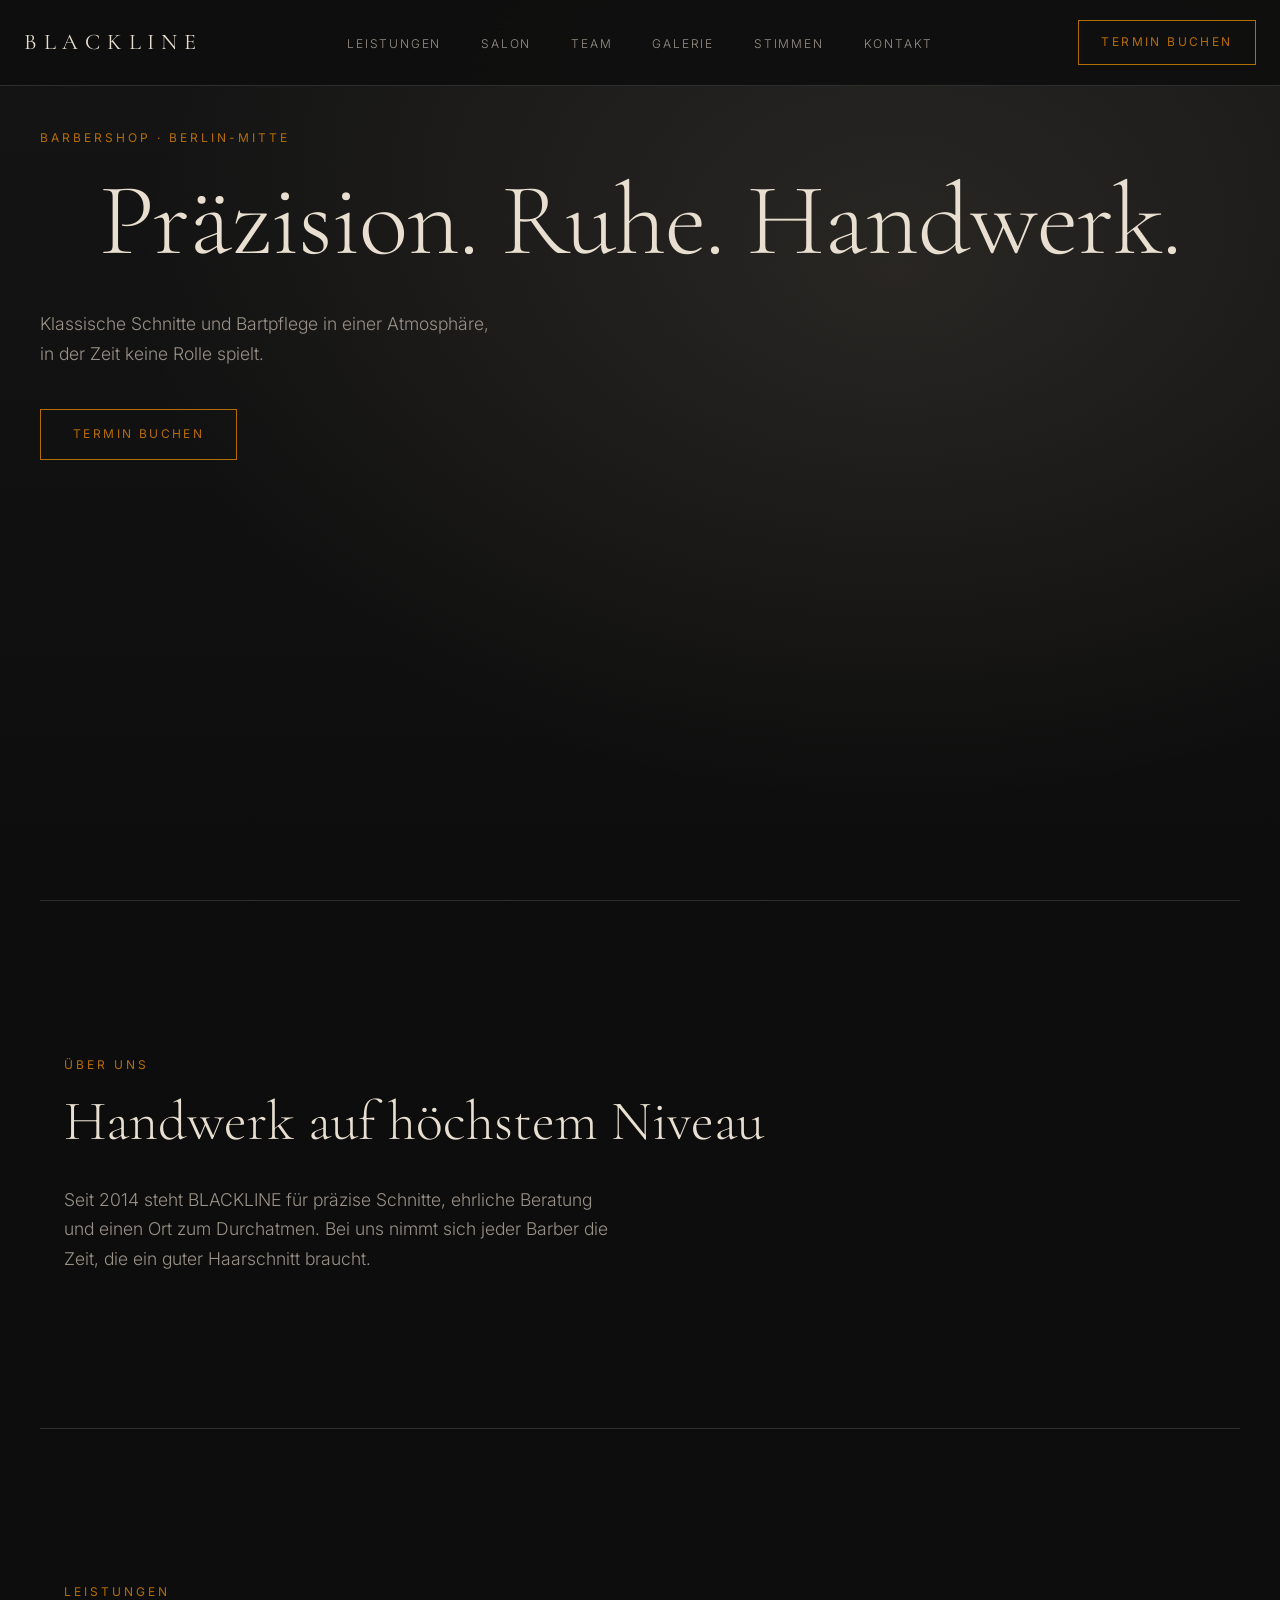
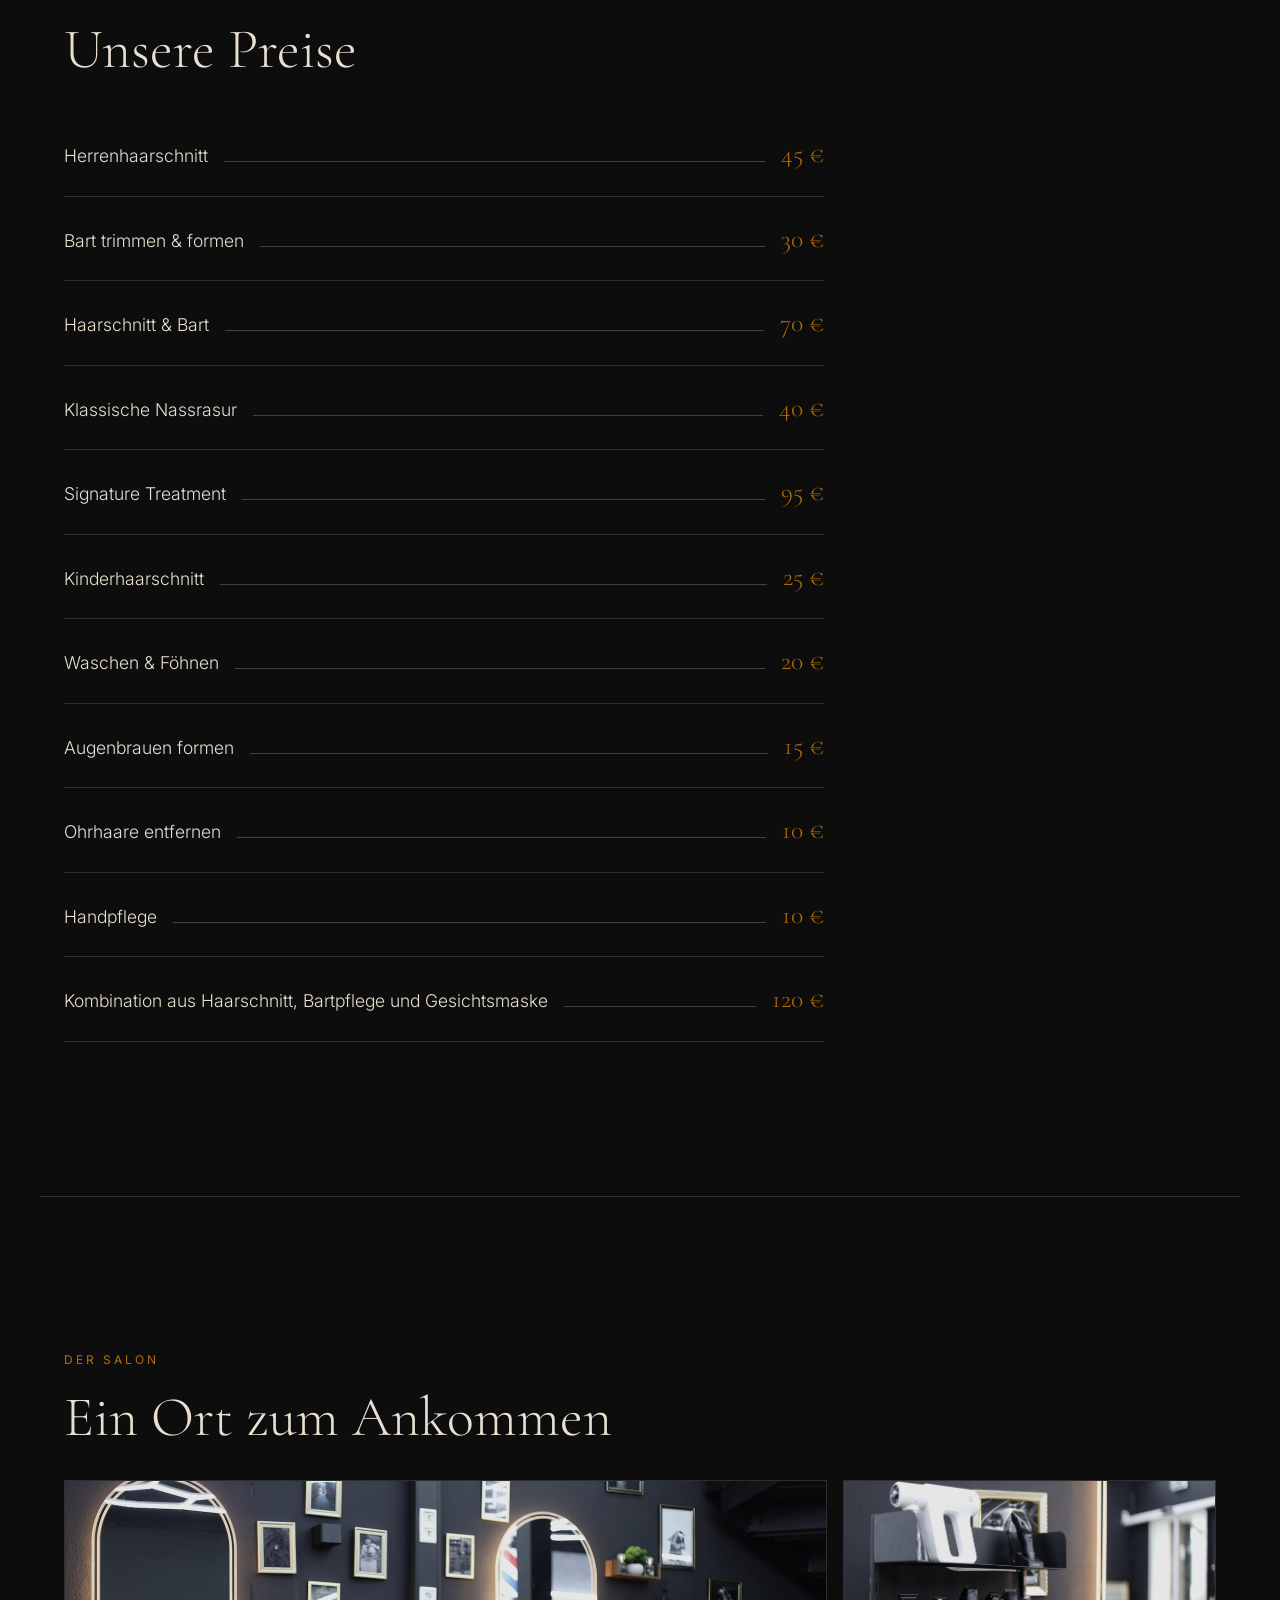
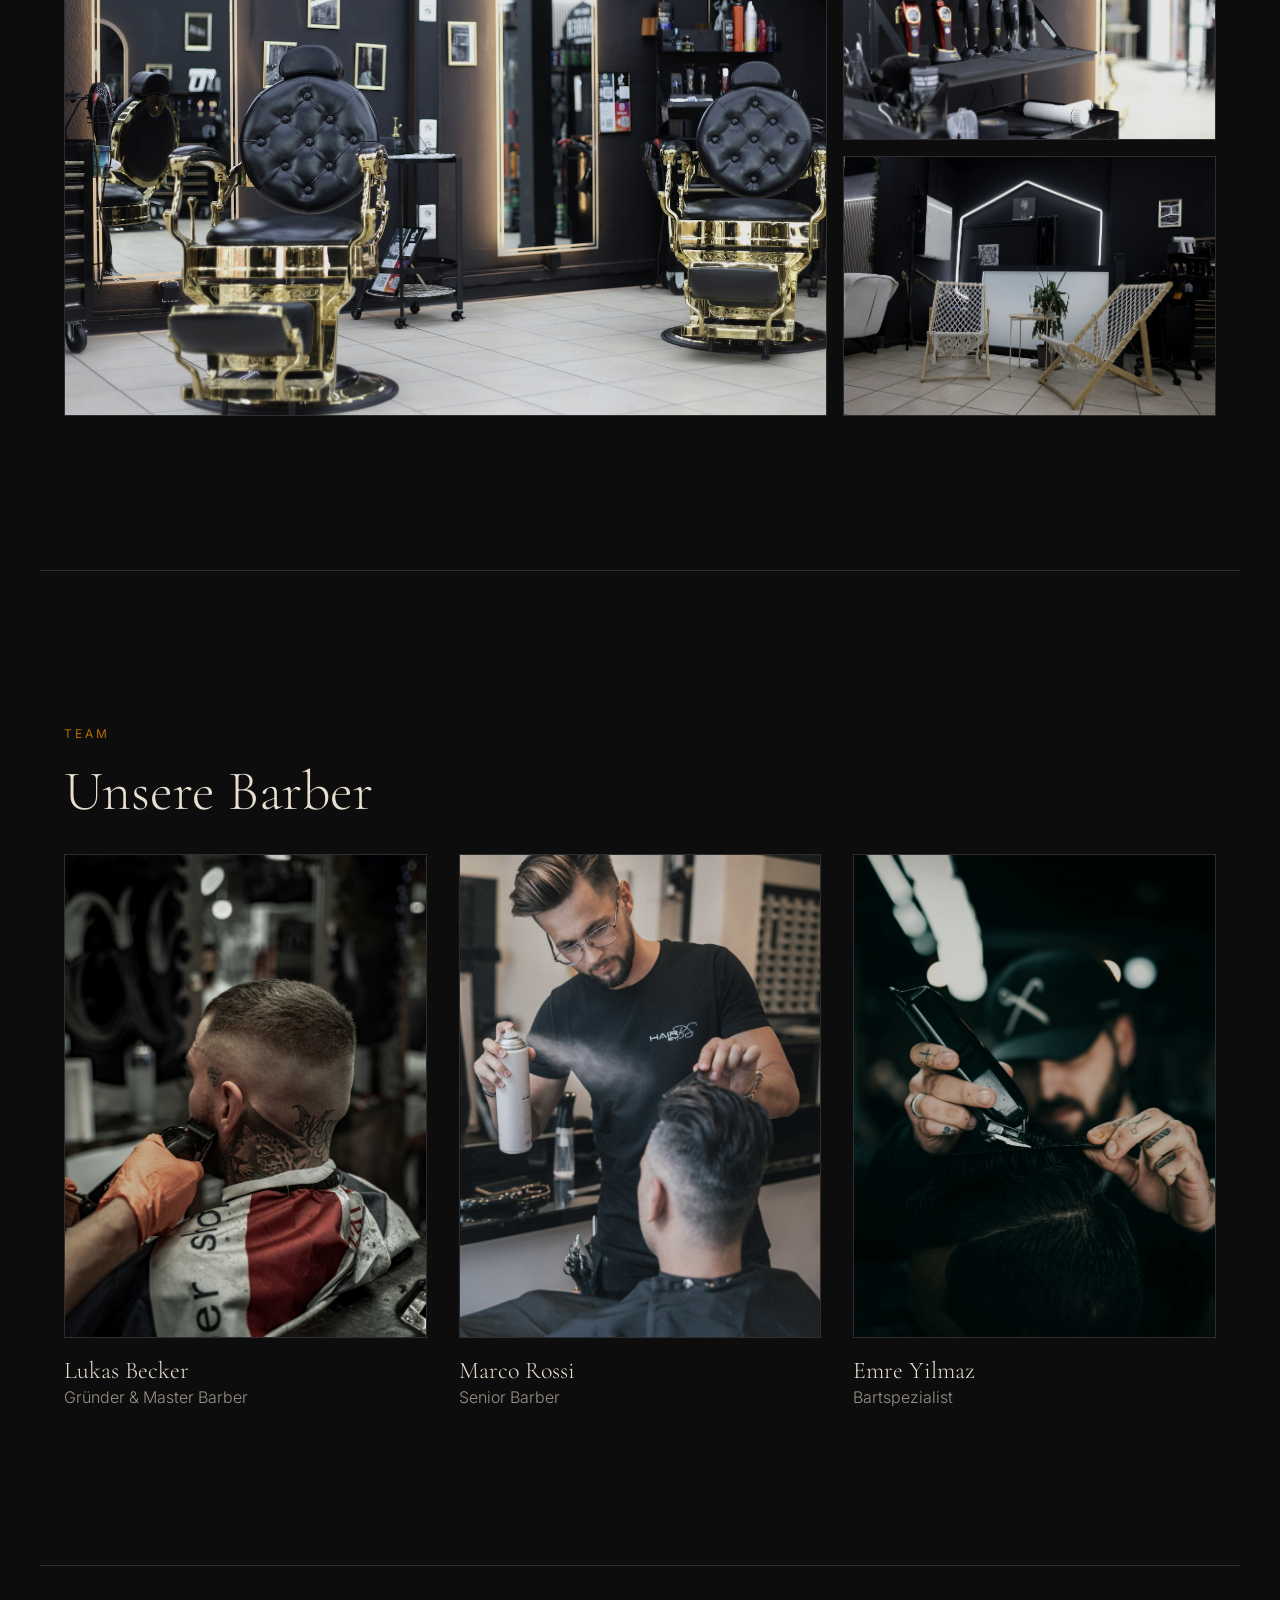
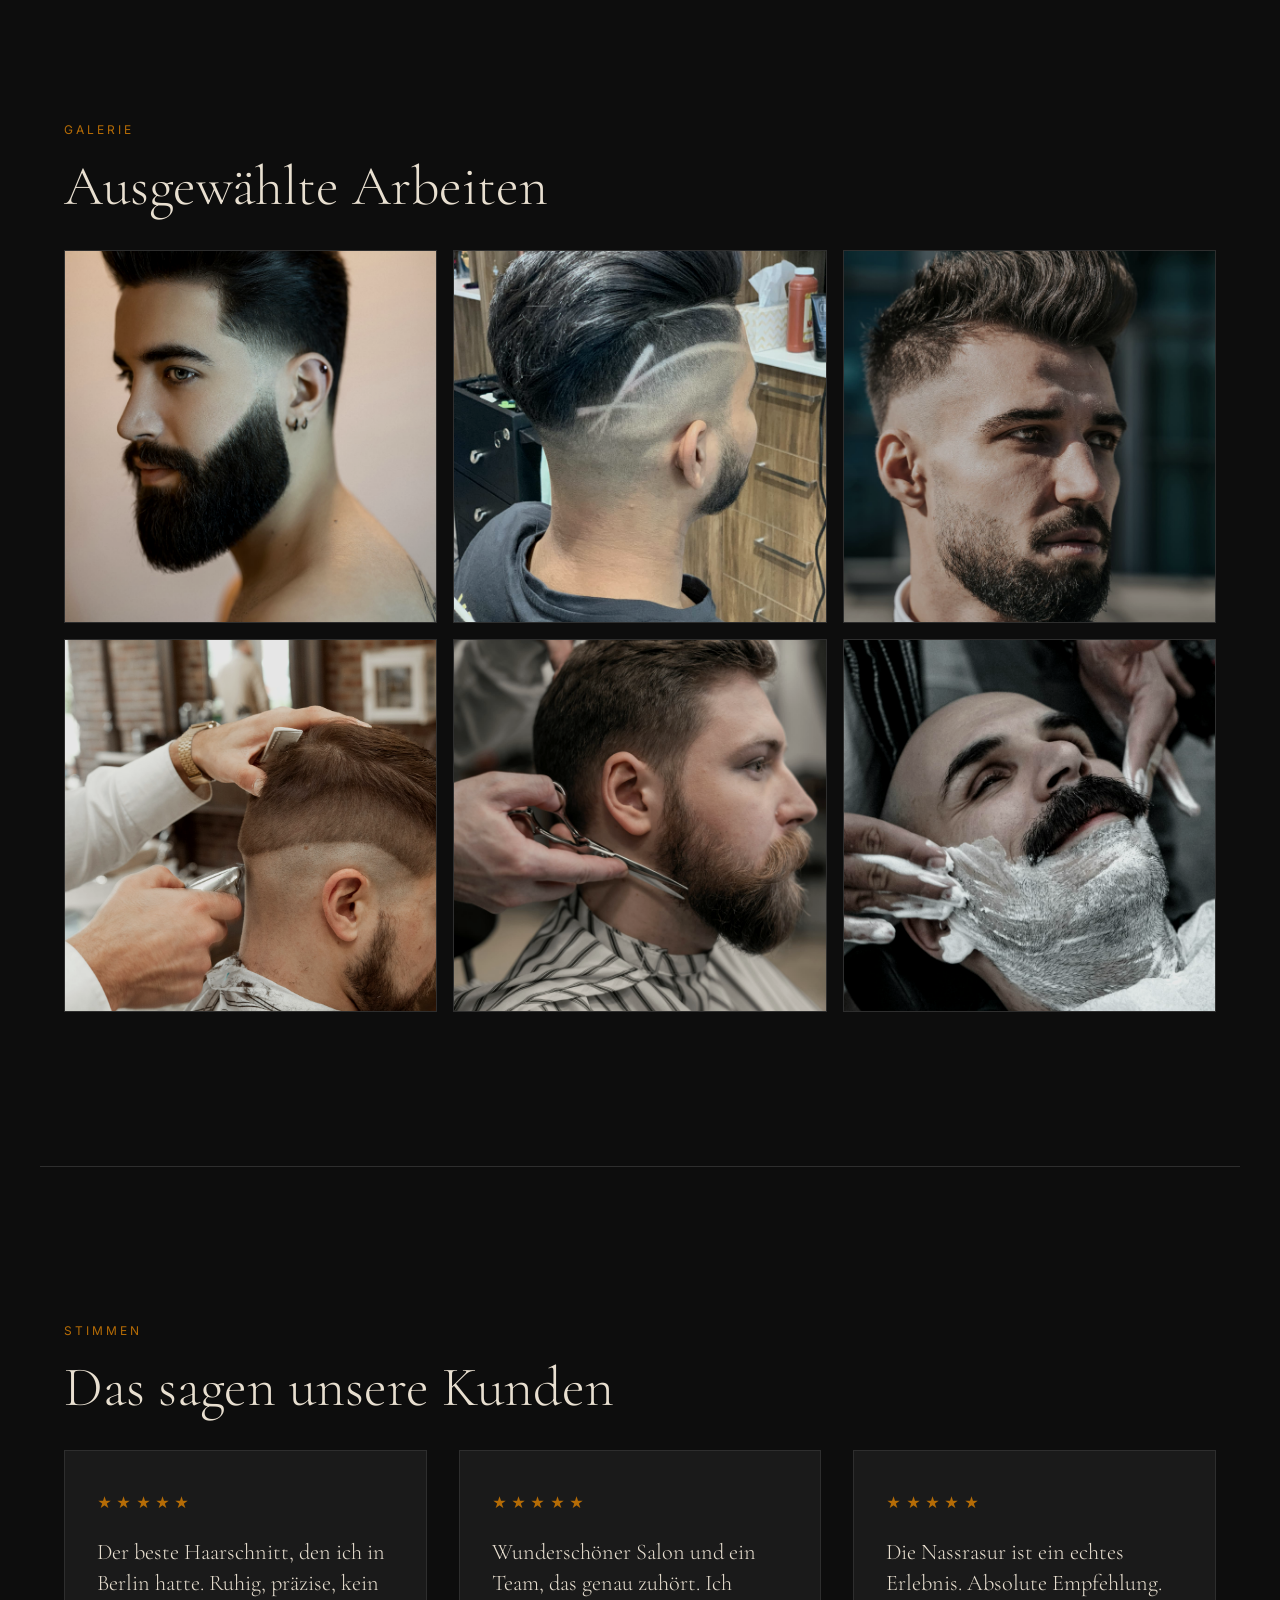
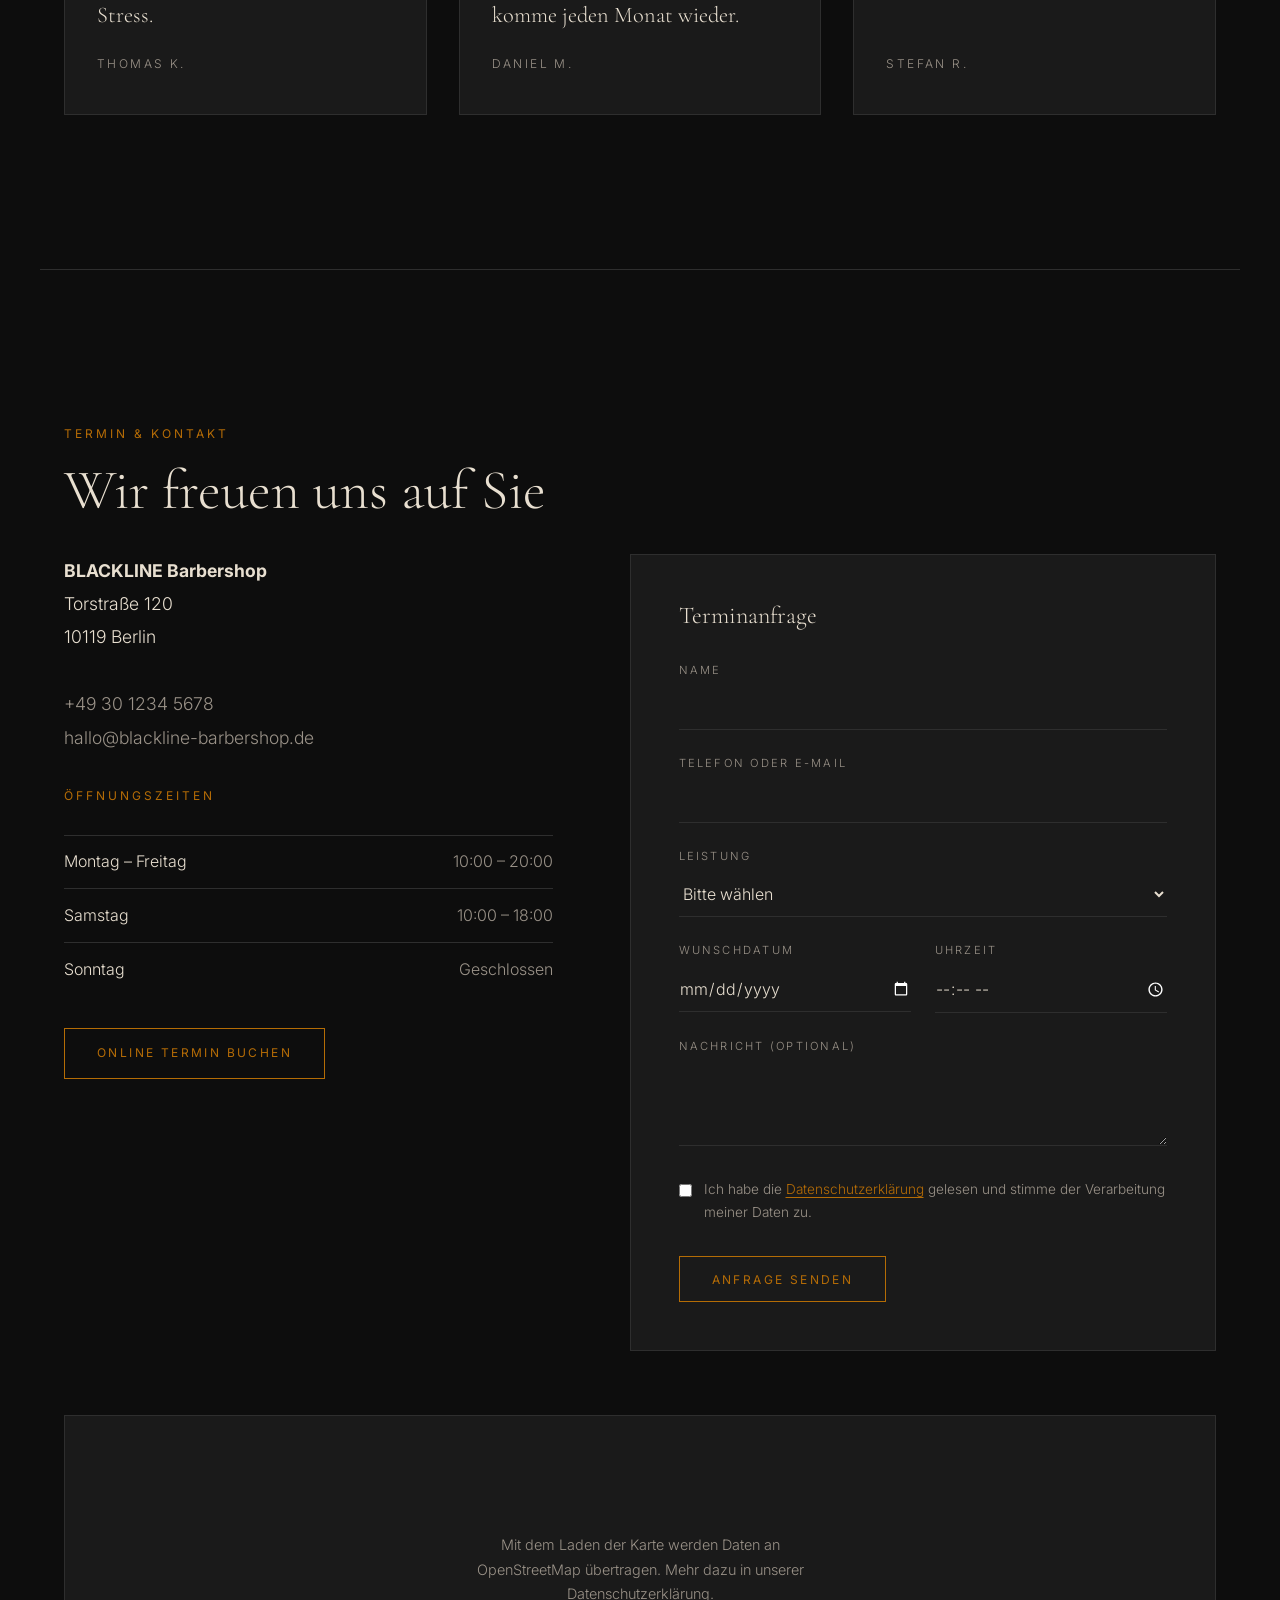
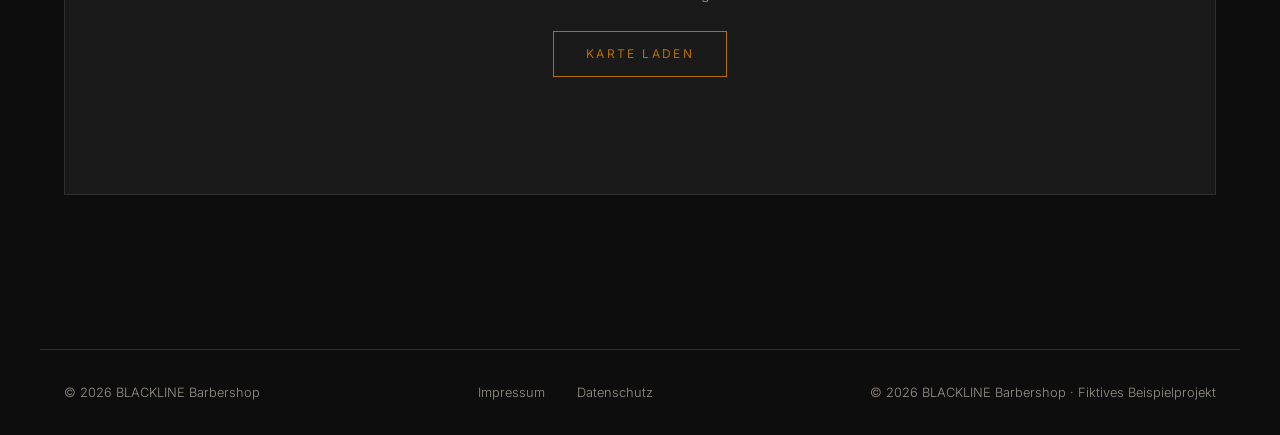
<file: index.html>
<!DOCTYPE html>
<html lang="de">
<head>
  <meta charset="UTF-8">
  <meta name="viewport" content="width=device-width, initial-scale=1.0">
  <title>BLACKLINE Barbershop Berlin | Präzision. Ruhe. Handwerk.</title>
  <meta name="description" content="BLACKLINE Barbershop in Berlin-Mitte: Haarschnitte, Bartpflege und klassische Rasur. Jetzt Termin online buchen.">

  <!-- Шрифты Google Fonts -->
  <link rel="preconnect" href="https://fonts.googleapis.com">
  <link rel="preconnect" href="https://fonts.gstatic.com" crossorigin>
  <link href="https://fonts.googleapis.com/css2?family=Cormorant+Garamond:wght@300;400;500&family=Inter:wght@300;400;500&display=swap" rel="stylesheet">

  <!-- Наш файл стилей -->
  <link rel="stylesheet" href="css/style.css">
  <!-- Open Graph / Twitter Meta Tags -->
  <meta property="og:type" content="website">
<meta property="og:locale" content="de_DE">
<meta property="og:title" content="BLACKLINE Barbershop Berlin">
<meta property="og:description" content="Klassische Schnitte und Bartpflege in Berlin-Mitte. Jetzt Termin online buchen.">
<meta property="og:image" content="https://admira1ov1337.github.io/BLACKLINE-BARBERSHOP/images/og-image.jpg">
<meta property="og:url" content="https://admira1ov1337.github.io/BLACKLINE-BARBERSHOP/">
<meta name="twitter:card" content="summary_large_image">
<meta name="twitter:title" content="BLACKLINE Barbershop Berlin">
<meta name="twitter:description" content="Klassische Schnitte und Bartpflege in Berlin-Mitte. Jetzt Termin online buchen.">
<meta name="twitter:image" content="https://admira1ov1337.github.io/BLACKLINE-BARBERSHOP/images/og-image.jpg">
<link rel="icon" href="images/favicon.svg" type="image/svg+xml">
<meta name="theme-color" content="#0D0D0D">

  
</head>

<body>

  <!-- ШАПКА -->
  <header class="header">
  <a href="#hero" class="logo">BLACKLINE</a>

  <nav class="nav" id="nav" aria-label="Hauptmenü">
    <ul>
      <li><a href="#leistungen">Leistungen</a></li>
      <li><a href="#salon">Salon</a></li>
      <li><a href="#team">Team</a></li>
      <li><a href="#galerie">Galerie</a></li>
      <li><a href="#stimmen">Stimmen</a></li>
      <li><a href="#kontakt">Kontakt</a></li>
      <li class="nav-cta"><a href="#termin">Termin buchen</a></li>
    </ul>
  </nav>

  <a href="#termin" class="btn">Termin buchen</a>

  <button class="burger" type="button" aria-label="Menü öffnen" aria-expanded="false" aria-controls="nav">
    <span></span>
    <span></span>
  </button>
</header>

  <main>

    <!-- 1. HERO -->
    <section id="hero" class="hero">
  <div class="hero-content">
    <p class="eyebrow">Barbershop · Berlin-Mitte</p>
    <h1>Präzision. Ruhe. Handwerk.</h1>
    <p class="hero-text">Klassische Schnitte und Bartpflege in einer Atmosphäre, in der Zeit keine Rolle spielt.</p>
    <a href="#termin" class="btn">Termin buchen</a>
  </div>
</section>

    <!-- 2. ÜBER UNS -->
    <section id="ueber-uns" class="section">
      <p class="eyebrow">Über uns</p>
      <h2>Handwerk auf höchstem Niveau</h2>
      <p>Seit 2014 steht BLACKLINE für präzise Schnitte, ehrliche Beratung und einen Ort zum Durchatmen. Bei uns nimmt sich jeder Barber die Zeit, die ein guter Haarschnitt braucht.</p>
    </section>

    <!-- 3. LEISTUNGEN -->
    <section id="leistungen" class="section">
      <p class="eyebrow">Leistungen</p>
      <h2>Unsere Preise</h2>
      <ul class="price-list">
        <li><span class="service">Herrenhaarschnitt</span><span class="price"> 45 €</span></li>
        <li><span class="service">Bart trimmen &amp; formen</span><span class="price"> 30 €</span></li>
        <li><span class="service">Haarschnitt &amp; Bart</span><span class="price"> 70 €</span></li>
        <li><span class="service">Klassische Nassrasur</span><span class="price"> 40 €</span></li>
        <li><span class="service">Signature Treatment</span><span class="price"> 95 €</span></li>
        <li><span class="service">Kinderhaarschnitt</span><span class="price"> 25 €</span></li>
        <li><span class="service">Waschen &amp; Föhnen</span><span class="price"> 20 €</span></li>
        <li><span class="service">Augenbrauen formen</span><span class="price"> 15 €</span></li>
        <li><span class="service">Ohrhaare entfernen</span><span class="price"> 10 €</span></li>
        <li><span class="service">Handpflege</span><span class="price"> 10 €</span></li>
        <li><span class="service">Kombination aus Haarschnitt, Bartpflege und Gesichtsmaske</span><span class="price"> 120 €</span></li>
      </ul>
    </section>

    <!-- 4. SALON -->
    <section id="salon" class="section">
  <p class="eyebrow">Der Salon</p>
  <h2>Ein Ort zum Ankommen</h2>
  <div class="interior-grid">
    <figure class="photo">
      <img src="images/interior-1.jpg" alt="Innenraum des BLACKLINE Barbershops mit Lederstühlen" width="1200" height="800" loading="lazy">
    </figure>
    <figure class="photo">
      <img src="images/interior-2.jpg" alt="Barbierstuhl vor einer dunklen Wand" width="800" height="600" loading="lazy">
    </figure>
    <figure class="photo">
      <img src="images/interior-3.jpg" alt="Details der Einrichtung im Barbershop" width="800" height="600" loading="lazy">
    </figure>
  </div>
</section>

    <!-- 5. TEAM -->
    <section id="team" class="section">
      <p class="eyebrow">Team</p>
      <h2>Unsere Barber</h2>
      <div class="team-grid">
        <article class="team-card">
  <figure class="photo">
    <img src="images/barber-1.jpg" alt="Lukas Becker, Gründer und Master Barber" width="600" height="800" loading="lazy">
  </figure>
  <h3>Lukas Becker</h3>
  <p class="role">Gründer &amp; Master Barber</p>
</article>
        <article class="team-card">
          <figure class="photo">
            <img src="images/barber-2.jpg" alt="Marco Rossi, Senior Barber" width="600" height="800" loading="lazy">
          </figure>
          <h3>Marco Rossi</h3>
          <p class="role">Senior Barber</p>
        </article>
        <article class="team-card">
          <figure class="photo">
            <img src="images/barber-3.jpg" alt="Emre Yilmaz, Bartspezialist" width="600" height="800" loading="lazy">
          </figure>
          <h3>Emre Yilmaz</h3>
          <p class="role">Bartspezialist</p>
        </article>
      </div>
    </section>

    <!-- 6. GALERIE -->
    <section id="galerie" class="section">
  <p class="eyebrow">Galerie</p>
  <h2>Ausgewählte Arbeiten</h2>
  <div class="gallery-grid">
    <figure class="photo"><img src="images/work-1.jpg" alt="Klassischer Herrenhaarschnitt mit Fade" width="800" height="800" loading="lazy"></figure>
    <figure class="photo"><img src="images/work-2.jpg" alt="Gepflegter Vollbart nach dem Trimmen" width="800" height="800" loading="lazy"></figure>
    <figure class="photo"><img src="images/work-3.jpg" alt="Nassrasur mit dem Rasiermesser" width="800" height="800" loading="lazy"></figure>
    <figure class="photo"><img src="images/work-4.jpg" alt="Moderner Kurzhaarschnitt" width="800" height="800" loading="lazy"></figure>
    <figure class="photo"><img src="images/work-5.jpg" alt="Haarschnitt mit Bartkontur" width="800" height="800" loading="lazy"></figure>
    <figure class="photo"><img src="images/work-6.jpg" alt="Frisur im Seitenscheitel" width="800" height="800" loading="lazy"></figure>
  </div>
</section>

    <!-- 7. STIMMEN -->
    <section id="stimmen" class="section">
      <p class="eyebrow">Stimmen</p>
      <h2>Das sagen unsere Kunden</h2>
     <div class="reviews-grid">
  <blockquote>
    <p class="stars" aria-label="5 von 5 Sternen">★★★★★</p>
    <p class="quote-text">Der beste Haarschnitt, den ich in Berlin hatte. Ruhig, präzise, kein Stress.</p>
    <cite>Thomas K.</cite>
  </blockquote>
  <blockquote>
    <p class="stars" aria-label="5 von 5 Sternen">★★★★★</p>
    <p class="quote-text">Wunderschöner Salon und ein Team, das genau zuhört. Ich komme jeden Monat wieder.</p>
    <cite>Daniel M.</cite>
  </blockquote>
  <blockquote>
    <p class="stars" aria-label="5 von 5 Sternen">★★★★★</p>
    <p class="quote-text">Die Nassrasur ist ein echtes Erlebnis. Absolute Empfehlung.</p>
    <cite>Stefan R.</cite>
  </blockquote>
</div>
    </section>

    <!-- 8. TERMIN & KONTAKT -->
   <section id="termin" class="section">
  <p class="eyebrow">Termin &amp; Kontakt</p>
  <h2>Wir freuen uns auf Sie</h2>

  <div class="contact-layout">

    <!-- Левая колонка: контакты и часы работы -->
    <div class="contact-info" id="kontakt">
      <address>
        <strong>BLACKLINE Barbershop</strong><br>
        Torstraße 120<br>
        10119 Berlin<br><br>
        <a href="tel:+493012345678">+49 30 1234 5678</a><br>
        <a href="mailto:hallo@blackline-barbershop.de">hallo@blackline-barbershop.de</a>
      </address>

      <table class="hours">
        <caption class="eyebrow">Öffnungszeiten</caption>
        <tr><th scope="row">Montag – Freitag</th><td>10:00 – 20:00</td></tr>
        <tr><th scope="row">Samstag</th><td>10:00 – 18:00</td></tr>
        <tr><th scope="row">Sonntag</th><td>Geschlossen</td></tr>
      </table>

      <a href="#" class="btn">Online Termin buchen</a>
    </div>
    <meta name="theme-color" content="#0D0D0D"> 

    <!-- Правая колонка: форма -->
    <form class="booking-form" action="https://formspree.io/f/DEINE_ID" method="POST">
      <h3>Terminanfrage</h3>

      <div class="field">
        <label for="name">Name</label>
        <input type="text" id="name" name="name" autocomplete="name" required>
      </div>

      <div class="field">
        <label for="phone">Telefon oder E-Mail</label>
        <input type="text" id="phone" name="kontakt" required>
      </div>

      <div class="field">
        <label for="service">Leistung</label>
        <select id="service" name="leistung" required>
          <option value="" disabled selected>Bitte wählen</option>
          <option>Herrenhaarschnitt – 45 €</option>
          <option>Bart trimmen &amp; formen – 30 €</option>
          <option>Haarschnitt &amp; Bart – 70 €</option>
          <option>Klassische Nassrasur – 40 €</option>
          <option>Signature Treatment – 95 €</option>
        </select>
      </div>

      <div class="field-row">
        <div class="field">
          <label for="date">Wunschdatum</label>
          <input type="date" id="date" name="datum" required>
        </div>
        <div class="field">
          <label for="time">Uhrzeit</label>
          <input type="time" id="time" name="uhrzeit" min="10:00" max="20:00" step="1800" required>
        </div>
      </div>

      <div class="field">
        <label for="message">Nachricht (optional)</label>
        <textarea id="message" name="nachricht" rows="3"></textarea>
      </div>

      <label class="consent">
        <input type="checkbox" name="datenschutz" required>
        <span>Ich habe die <a href="datenschutz.html">Datenschutzerklärung</a> gelesen und stimme der Verarbeitung meiner Daten zu.</span>
      </label>

      <button type="submit" class="btn">Anfrage senden</button>
    </form>

  </div>

  <!-- Карта с согласием пользователя -->
  <div class="map" id="map">
    <div class="map-consent">
      <p>Mit dem Laden der Karte werden Daten an OpenStreetMap übertragen. Mehr dazu in unserer <a href="datenschutz.html">Datenschutzerklärung</a>.</p>
      <button type="button" class="btn" id="load-map">Karte laden</button>
    </div>
  </div>
</section>

  </main>

  <!-- ФУТЕР -->
  <footer class="footer">
  <p>© 2026 BLACKLINE Barbershop</p>
  <nav>
    <a href="impressum.html">Impressum</a>
    <a href="datenschutz.html">Datenschutz</a>
  </nav>
  <p>© 2026 BLACKLINE Barbershop · Fiktives Beispielprojekt</p>
</footer>
<script type="application/ld+json">
{
  "@context": "https://schema.org",
  "@type": "HairSalon",
  "name": "BLACKLINE Barbershop",
  "description": "Barbershop in Berlin-Mitte: Haarschnitte, Bartpflege und klassische Nassrasur.",
  "telephone": "+49 30 1234 5678",
  "email": "hallo@blackline-barbershop.de",
  "address": {
    "@type": "PostalAddress",
    "streetAddress": "Torstraße 120",
    "postalCode": "10119",
    "addressLocality": "Berlin",
    "addressCountry": "DE"
  },
  "openingHoursSpecification": [
    {
      "@type": "OpeningHoursSpecification",
      "dayOfWeek": ["Monday", "Tuesday", "Wednesday", "Thursday", "Friday"],
      "opens": "10:00",
      "closes": "20:00"
    },
    {
      "@type": "OpeningHoursSpecification",
      "dayOfWeek": "Saturday",
      "opens": "10:00",
      "closes": "18:00"
    }
  ],
  "priceRange": "€€"
} 
</script>
  <!-- Наш JavaScript -->
  <script src="js/script.js"></script>
</body>
</html>
</file>
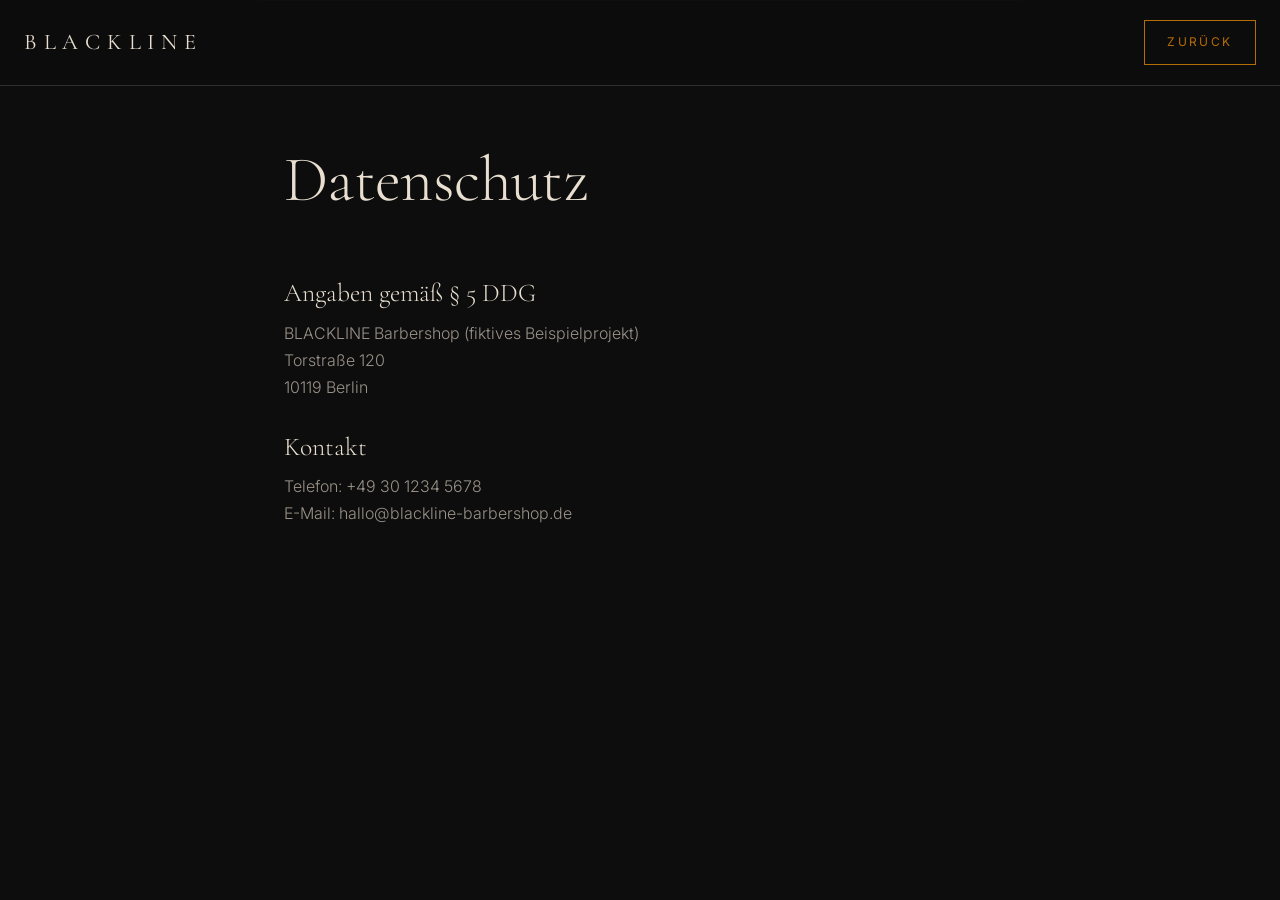
<file: datenschutz.html>
<!DOCTYPE html>
<html lang="de">
<head>
  <meta charset="UTF-8">
  <meta name="viewport" content="width=device-width, initial-scale=1.0">
  <title>Datenschutzerklärung | BLACKLINE Barbershop</title>
  <meta name="robots" content="noindex">
  <link rel="preconnect" href="https://fonts.googleapis.com">
  <link rel="preconnect" href="https://fonts.gstatic.com" crossorigin>
  <link href="https://fonts.googleapis.com/css2?family=Cormorant+Garamond:wght@300;400;500&family=Inter:wght@300;400;500&display=swap" rel="stylesheet">
  <link rel="stylesheet" href="css/style.css">
</head>
<body>
  <header class="header">
    <a href="index.html" class="logo">BLACKLINE</a>
    <a href="index.html" class="btn">Zurück</a>
  </header>

  <main class="section legal">
    <h1>Datenschutz</h1>
    <h2>Angaben gemäß § 5 DDG</h2>
    <p>BLACKLINE Barbershop (fiktives Beispielprojekt)<br>
    Torstraße 120<br>10119 Berlin</p>
    <h2>Kontakt</h2>
    <p>Telefon: +49 30 1234 5678<br>E-Mail: hallo@blackline-barbershop.de</p>
  </main>
</body>
</html>
</file>
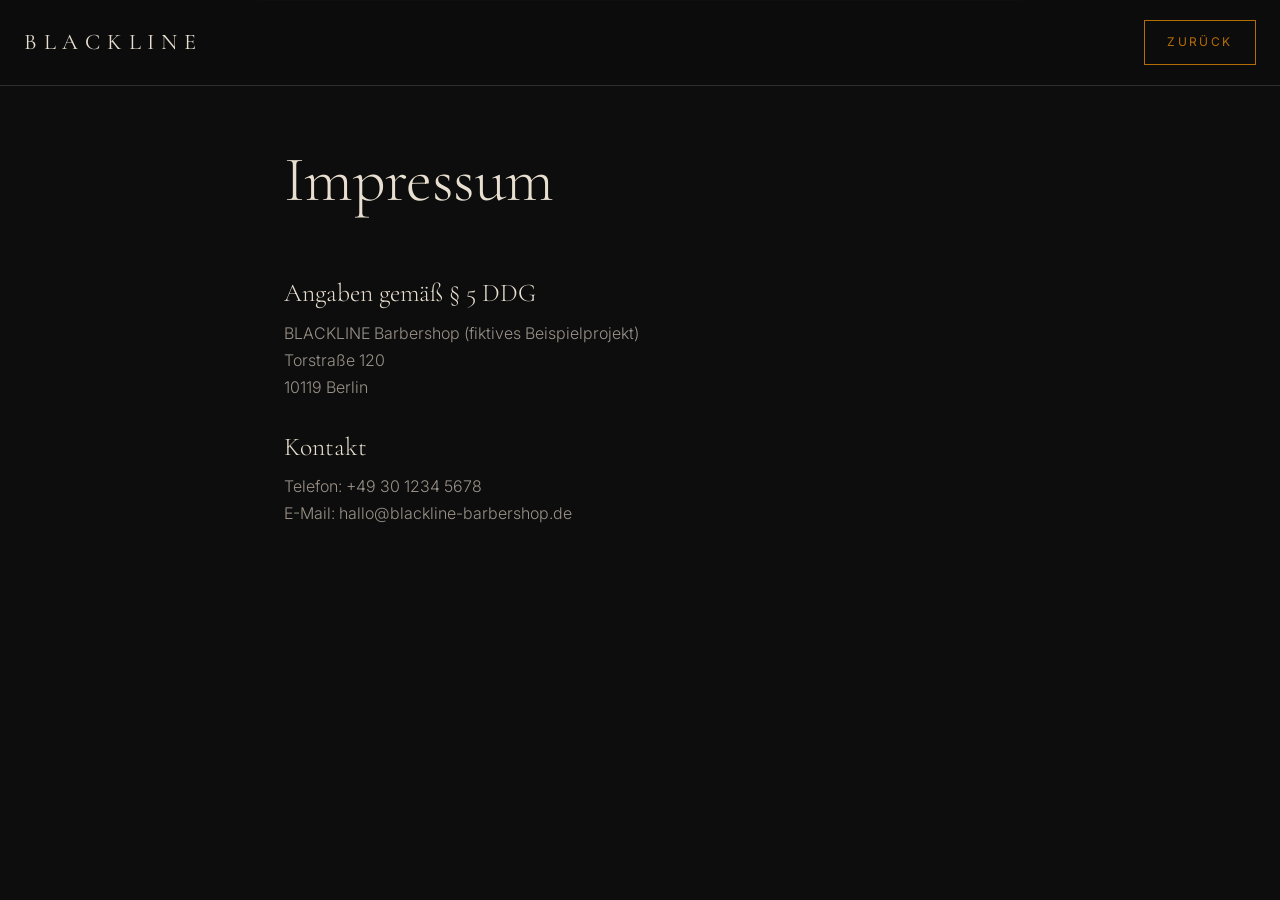
<file: impressum.html>
<!DOCTYPE html>
<html lang="de">
<head>
  <meta charset="UTF-8">
  <meta name="viewport" content="width=device-width, initial-scale=1.0">
  <title>Impressum | BLACKLINE Barbershop</title>
  <meta name="robots" content="noindex">
  <link rel="preconnect" href="https://fonts.googleapis.com">
  <link rel="preconnect" href="https://fonts.gstatic.com" crossorigin>
  <link href="https://fonts.googleapis.com/css2?family=Cormorant+Garamond:wght@300;400;500&family=Inter:wght@300;400;500&display=swap" rel="stylesheet">
  <link rel="stylesheet" href="css/style.css">
</head>
<body>
  <header class="header">
    <a href="index.html" class="logo">BLACKLINE</a>
    <a href="index.html" class="btn">Zurück</a>
  </header>

  <main class="section legal">
    <h1>Impressum</h1>
    <h2>Angaben gemäß § 5 DDG</h2>
    <p>BLACKLINE Barbershop (fiktives Beispielprojekt)<br>
    Torstraße 120<br>10119 Berlin</p>
    <h2>Kontakt</h2>
    <p>Telefon: +49 30 1234 5678<br>E-Mail: hallo@blackline-barbershop.de</p>
  </main>
</body>
</html>
</file>
<file: css/style.css>
/* =========================================
   1. ПЕРЕМЕННЫЕ (дизайн-система)
   ========================================= */
:root {
  /* Цвета */
  --color-bg: #0D0D0D;
  --color-surface: #1A1A1A;
  --color-line: #2E2E2E;
  --color-text: #E8DFD0;
  --color-muted: #9A9288;
  --color-accent: #b66d06fd;

  /* Шрифты */
  --font-heading: 'Cormorant Garamond', Georgia, serif;
  --font-body: 'Inter', system-ui, sans-serif;

  /* Отступы */
  --space-s: 1rem;
  --space-m: 2rem;
  --space-l: 4rem;
  --space-section: clamp(3rem, 12vw, 10rem);

  /* Скорость анимаций */
  --transition: 0.4s ease;
}

/* =========================================
   2. СБРОС (reset) И БАЗА
   ========================================= */
*,
*::before,
*::after {
  box-sizing: border-box;
  margin: 0;
  padding: 0;
}

html {
  scroll-behavior: smooth;
}

body {
  background: var(--color-bg);
  color: var(--color-text);
  font-family: var(--font-body);
  font-weight: 300;
  font-size: 1rem;
  line-height: 1.7;
  -webkit-font-smoothing: antialiased;
}

img {
  max-width: 100%;
  display: block;
}

a {
  color: inherit;
  text-decoration: none;
}

ul {
  list-style: none;
}

address {
  font-style: normal;
}

/* =========================================
   3. ТИПОГРАФИКА
   ========================================= */
h1,
h2,
h3 {
  font-family: var(--font-heading);
  font-weight: 300;
  line-height: 1.1;
}

h1 {
  font-size: clamp(2.75rem, 8vw, 6.5rem);
  letter-spacing: -0.01em;
}

h2 {
  font-size: clamp(2rem, 5vw, 3.5rem);
  margin-bottom: var(--space-m);
}

h3 {
  font-size: 1.5rem;
}

/* Маленькая подпись над заголовком */
.eyebrow {
  font-size: 0.75rem;
  font-weight: 400;
  text-transform: uppercase;
  letter-spacing: 0.25em;
  color: var(--color-accent);
  margin-bottom: var(--space-s);
}

/* =========================================
   4. РАЗМЕТКА СЕКЦИЙ
   ========================================= */

.section {
  max-width: 1200px;
  margin-inline: auto;
  padding: var(--space-section) 1.5rem;
}

.section {
  border-top: 1px solid var(--color-line);
}

/* =========================================
   5. КНОПКА
   ========================================= */
.btn {
  display: inline-block;
  padding: 0.9rem 2rem;
  border: 1px solid var(--color-accent);
  color: var(--color-accent);
  font-size: 0.75rem;
  font-weight: 400;
  text-transform: uppercase;
  letter-spacing: 0.2em;
  transition: background var(--transition), color var(--transition);
}

.btn:hover {
  background: var(--color-accent);
  color: var(--color-bg);
  letter-spacing: 0.em;
}

/* =========================================
   6. ЗАГЛУШКИ ДЛЯ ФОТО
   ========================================= */
.placeholder {
  display: grid;
  place-items: center;
  min-height: 240px;
  background: var(--color-surface);
  border: 1px solid var(--color-line);
  color: var(--color-muted);
  font-size: 0.85rem;
  letter-spacing: 0.1em;
}

/* =========================================
   7. МЕЛКИЕ ДЕТАЛИ
   ========================================= */
.hero-text,
.role,
cite,
.footer {
  color: var(--color-muted);
}
/* =========================================
   8. ШАПКА И НАВИГАЦИЯ
   ========================================= */
.header {
  position: fixed;
  top: 0;
  left: 0;
  width: 100%;
  z-index: 100;

  display: flex;
  justify-content: space-between;
  align-items: center;
  padding: 1.25rem 1.5rem;

  background: rgba(13, 13, 13, 0.85);
  backdrop-filter: blur(30px);
  border-bottom: 1px solid var(--color-line);
}

.logo {
  font-family: var(--font-heading);
  font-size: 1.4rem;
  font-weight: 400;
  letter-spacing: 0.3em;
}

.nav ul {
  display: flex;
  gap: 2.5rem;
}

.nav a {
  position: relative;
  font-size: 0.75rem;
  text-transform: uppercase;
  letter-spacing: 0.15em;
  color: var(--color-muted);
  transition: color var(--transition);
}

.nav a:hover {
  color: var(--color-text);
}

/* Тонкая линия, которая "вырастает" под пунктом меню */
.nav a::after {
  content: "";
  position: absolute;
  left: 0;
  bottom: -6px;
  width: 0;
  height: 1px;
  background: var(--color-accent);
  transition: width var(--transition);
}

.nav a:hover::after {
  width: 100%;
}

/* Кнопка в шапке чуть компактнее */
.header .btn {
  padding: 0.7rem 1.4rem;
}

/* Чтобы фиксированная шапка не закрывала заголовки при переходе по ссылкам */
section {
  scroll-margin-top: 70px;
}

/* =========================================
   9. HERO-ЭКРАН
   ========================================= */
.hero {
  min-height: 100vh;    
  min-height: 100svh;
  display: flex;
  align-items: flex-start;
  padding: 8rem 1.5rem 4rem;

  /* Временный фон. Позже заменим на фотографию */
  background:
    radial-gradient(ellipse at 70% 30%, rgba(201, 183, 156, 0.12), transparent 60%),
    linear-gradient(180deg, #151515 0%, var(--color-bg) 100%);
}

.hero-content {
  width: 100%;
  max-width: 1200px;
  margin-inline: auto;
}   

.hero h1 {
  max-width: 30ch;
  margin-bottom: var(--space-m);
  text-align: center;
  margin-inline: auto;
}

.hero-text {
  max-width: 460px;
  margin-bottom: 2.5rem;
  font-size: 1.1rem;
}

/* =========================================
/* =========================================
   10. АДАПТАЦИЯ ШАПКИ
   ========================================= 
@media (max-width: 900px) {
  .nav {
    display: none;
  }
} /* end of header adaptation */
/* =========================================
   11. БЛОК «О НАС»
   ========================================= */
#ueber-uns p:not(.eyebrow) {
  max-width: 560px;
  font-size: 1.1rem;
  color: var(--color-muted);
} 

/* =========================================
   12. ПРАЙС-ЛИСТ
   ========================================= */
.price-list {
  max-width: 760px;
}

.price-list li {
  display: flex;
  align-items: baseline;
  gap: 1rem;
  padding: 1.25rem 0;
  border-bottom: 1px solid var(--color-line);
}

.service {
  display: flex;
  flex: 1;
  align-items: baseline;
  gap: 1rem;
  font-size: 1.1rem;
  transition: color var(--transition);
}

/* Пунктирная линия-«поводок» между названием и ценой */

.service::after {
  content: "";
  flex: 1;
  border-bottom: 1px solid var(--color-muted);
  opacity: 0.4;
}

.price {
  font-family: var(--font-heading);
  font-size: 1.6rem;
  color: var(--color-accent);
  white-space: nowrap;   /* ← новая строка */
}

.price-list li:hover .service {
  color: var(--color-accent);
}

/* =========================================
   13. КОМАНДА (CSS GRID)
   ========================================= */
.team-grid {
  display: grid;
  grid-template-columns: repeat(auto-fit, minmax(min(100%, 260px), 1fr));
  gap: 2rem;
}

/* =========================================
   14. ФОТО: общий стиль
   ========================================= */
.photo {
  position: relative;
  overflow: hidden;
  background: var(--color-surface);
  border: 1px solid var(--color-line);
  transition: border-color var(--transition);
}

.photo img {
  width: 100%;
  height: 100%;
  object-fit: cover;

  /* Единый «цветокор» для разных фото */
  filter: grayscale(25%) contrast(1.05) brightness(0.9);
  transition: transform 1.2s ease, filter 1.2s ease;
}

.photo:hover {
  border-color: var(--color-accent);
}

.photo:hover img {
  transform: scale(1.05);
  filter: grayscale(0%) contrast(1.05) brightness(1);
}

/* =========================================
   15. ИНТЕРЬЕР
   ========================================= */
.interior-grid {
  display: grid;
  grid-template-columns: repeat(3, 1fr);
  grid-auto-rows: 260px;
  gap: 1rem;
}

.interior-grid .photo:first-child {
  grid-column: span 2;
  grid-row: span 2;
}

/* =========================================
   16. КОМАНДА: фото
   ========================================= */
.team-card .photo {
  aspect-ratio: 3 / 4;
  margin-bottom: 1.25rem;
}

/* =========================================
   17. ГАЛЕРЕЯ
   ========================================= */
.gallery-grid {
  display: grid;
  grid-template-columns: repeat(auto-fit, minmax(min(100%, 280px), 1fr));
  gap: 1rem;
}

.gallery-grid .photo {
  aspect-ratio: 1 / 1;
}

/* =========================================
   18. ОТЗЫВЫ
   ========================================= */
.reviews-grid {
  display: grid;
  grid-template-columns: repeat(auto-fit, minmax(min(100%, 280px), 1fr));
  gap: 2rem;
}

blockquote {
  display: flex;
  flex-direction: column;
  padding: 2.5rem 2rem;
  background: var(--color-surface);
  border: 1px solid var(--color-line);
  transition: border-color var(--transition);
}

blockquote:hover {
  border-color: var(--color-accent);
}

.stars {
  margin-bottom: 1.25rem;
  font-size: 0.9rem;
  letter-spacing: 0.3em;
  color: var(--color-accent);
}

.quote-text {
  flex: 1;
  margin-bottom: 1.5rem;
  font-family: var(--font-heading);
  font-size: 1.4rem;
  line-height: 1.4;
  color: var(--color-text);
}

cite {
  font-style: normal;
  font-size: 0.75rem;
  text-transform: uppercase;
  letter-spacing: 0.2em;
}

/* =========================================
   19. ИНТЕРЬЕР НА ТЕЛЕФОНЕ
   ========================================= */
@media (max-width: 700px) {
  .interior-grid {
    grid-template-columns: 1fr;
  }

  .interior-grid .photo:first-child {
    grid-column: auto;
    grid-row: auto;
  }
}
/* =========================================
   20. КОНТАКТЫ: РАЗМЕТКА
   ========================================= */
.contact-layout {
  display: grid;
  grid-template-columns: 1fr 1.2fr;
  gap: clamp(2rem, 6vw, 6rem);
  align-items: start;
}

.contact-info {
  scroll-margin-top: 90px;
}

.contact-info address {
  margin-bottom: var(--space-m);
  font-size: 1.1rem;
  line-height: 1.9;
}

.contact-info address a {
  color: var(--color-muted);
  transition: color var(--transition);
}

.contact-info address a:hover {
  color: var(--color-accent);
}

/* Часы работы */
.hours {
  width: 100%;
  margin-bottom: var(--space-m);
  border-collapse: collapse;
}

.hours caption {
  text-align: left;
  padding-bottom: 0.75rem;
}

.hours th,
.hours td {
  padding: 0.8rem 0;
  border-top: 1px solid var(--color-line);
  font-weight: 300;
  text-align: left;
}

.hours td {
  text-align: right;
  color: var(--color-muted);
}

/* =========================================
   21. ФОРМА
   ========================================= */
.booking-form {
  padding: clamp(1.5rem, 4vw, 3rem);
  background: var(--color-surface);
  border: 1px solid var(--color-line);
}

.booking-form h3 {
  margin-bottom: var(--space-m);
}

.field {
  margin-bottom: 1.5rem;
}

.field-row {
  display: grid;
  grid-template-columns: 1fr 1fr;
  gap: 1.5rem;
}

.field label {
  display: block;
  margin-bottom: 0.4rem;
  font-size: 0.7rem;
  text-transform: uppercase;
  letter-spacing: 0.2em;
  color: var(--color-muted);
}

.field input,
.field select,
.field textarea {
  width: 100%;
  padding: 0.7rem 0;
  background: transparent;
  border: none;
  border-bottom: 1px solid var(--color-line);
  border-radius: 0;
  color: var(--color-text);
  font-family: var(--font-body);
  font-size: 1rem;
  font-weight: 300;
  color-scheme: dark;
  transition: border-color var(--transition);
}

.field select option {
  background: var(--color-surface);
}

.field textarea {
  resize: vertical;
}

.field input:focus,
.field select:focus,
.field textarea:focus {
  outline: none;
  border-bottom-color: var(--color-accent);
}

/* Чекбокс согласия */
.consent {
  display: flex;
  gap: 0.75rem;
  align-items: flex-start;
  margin-bottom: 2rem;
  font-size: 0.85rem;
  color: var(--color-muted);
  cursor: pointer;
}

.consent input {
  margin-top: 0.35rem;
  accent-color: var(--color-accent);
}

.consent a {
  color: var(--color-accent);
  text-decoration: underline;
  text-underline-offset: 3px;
}

/* <button> по умолчанию выглядит иначе, чем <a>, поэтому уточняем */
button.btn {
  background: transparent;
  font-family: var(--font-body);
  cursor: pointer;
}

button.btn:hover {
  background: var(--color-accent);
}

/* =========================================
   22. КАРТА
   ========================================= */
.map {
  display: grid;
  place-items: center;
  margin-top: var(--space-l);
  min-height: 380px;
  background: var(--color-surface);
  border: 1px solid var(--color-line);
}

.map-consent {
  max-width: 420px;
  padding: 2rem;
  text-align: center;
}

.map-consent p {
  margin-bottom: 1.5rem;
  font-size: 0.9rem;
  color: var(--color-muted);
}

.map iframe {
  width: 100%;
  height: 380px;
  border: 0;
  /* Превращаем светлую карту в тёмную */
  filter: grayscale(1) invert(0.9) contrast(0.9);
}

/* =========================================
   23. ФУТЕР
   ========================================= */
.footer {
  display: flex;
  justify-content: space-between;
  flex-wrap: wrap;
  gap: 1rem;
  max-width: 1200px;
  margin-inline: auto;
  padding: 2rem 1.5rem;
  border-top: 1px solid var(--color-line);
  font-size: 0.8rem;
}

.footer nav {
  display: flex;
  gap: 2rem;
}

.footer a:hover {
  color: var(--color-accent);
}

/* Временная адаптация новых блоков */
@media (max-width: 800px) {
  .contact-layout {
    grid-template-columns: 1fr;
  }
}
.legal {
  padding-top: 9rem;
  max-width: 760px;
}

.legal h1 {
  font-size: clamp(2.5rem, 6vw, 4rem);
  margin-bottom: var(--space-l);
}

.legal h2 {
  font-size: 1.6rem;
  margin: var(--space-m) 0 0.75rem;
}

.legal p {
  color: var(--color-muted);
}
/* =========================================
   24. БУРГЕР-МЕНЮ
   ========================================= */

/* На компьютере бургер и дополнительный пункт скрыты */
.burger,
.nav-cta {
  display: none;
}

.burger {
  position: relative;
  width: 44px;
  height: 44px;
  background: none;
  border: none;
  cursor: pointer;
}

.burger span {
  position: absolute;
  left: 10px;
  right: 10px;
  height: 1px;
  background: var(--color-text);
  transition: transform var(--transition), top var(--transition);
}

.burger span:nth-child(1) { top: 17px; }
.burger span:nth-child(2) { top: 26px; }

/* Когда меню открыто, линии превращаются в крестик */
.burger[aria-expanded="true"] span:nth-child(1) {
  top: 21px;
  transform: rotate(45deg);
}

.burger[aria-expanded="true"] span:nth-child(2) {
  top: 21px;
  transform: rotate(-45deg);
}

/* =========================================
   25. АДАПТИВНОСТЬ
   ========================================= */

/* Планшеты и телефоны */
@media (max-width: 900px) {
  .burger {
    display: block;
  }

  .header .btn {
    margin-left: auto;
    margin-right: 0.75rem;
  }

  /* Меню превращается в выпадающую панель под шапкой */
  .nav {
    position: absolute;
    top: 100%;
    left: 0;
    width: 100%;
    padding: 0.5rem 1.5rem 2rem;
    background: var(--color-bg);
    border-bottom: 1px solid var(--color-line);

    opacity: 0;
    visibility: hidden;
    transform: translateY(-10px);
    transition: opacity var(--transition), transform var(--transition), visibility var(--transition);
  }

  .nav.is-open {
    opacity: 1;
    visibility: visible;
    transform: none;
  }

  .nav ul {
    flex-direction: column;
    gap: 0;
  }

  .nav a {
    display: block;
    padding: 1rem 0;
    font-size: 0.85rem;
    border-bottom: 1px solid var(--color-line);
  }

  .nav a::after {
    display: none; /* линия при наведении на телефоне не нужна */
  }
}

/* Телефоны */
@media (max-width: 600px) {
  /* Кнопка в шапке прячется, вместо неё пункт в меню.
     Выбираем только кнопку со ссылкой #termin, чтобы не скрыть «Zurück» на страницах Impressum */
  .header .btn[href="#termin"] {
    display: none;
  }

  .burger {
    margin-left: auto;
  }

  .nav-cta {
    display: block;
  }

  .nav .nav-cta a {
    color: var(--color-accent);
    border-bottom: none;
  }

  .logo {
    font-size: 1.2rem;
  }

  .price-list li {
    padding: 1rem 0;
  }

  .service {
    font-size: 1rem;
  }

  .price {
    font-size: 1.4rem;
  }

  .hero-text {
    font-size: 1rem;
  }
}

/* Узкие телефоны: дата и время друг под другом */
@media (max-width: 500px) {
  .field-row {
    grid-template-columns: 1fr;
    gap: 0;
  }
}
/* =========================================
   26. АНИМАЦИИ
   ========================================= */

/* Одна «заготовка» анимации: появиться и чуть подняться снизу */
@keyframes fade-up {
  from {
    opacity: 0;
    transform: translateY(32px);
  }
  to {
    opacity: 1;
    transform: none;
  }
}

/* --- Появление при прокрутке --- */
/* Класс reveal добавляет JavaScript */
.reveal {
  opacity: 0;
}

.reveal.is-visible {
  animation: fade-up 1s cubic-bezier(0.2, 0.7, 0.2, 1) both;
  animation-delay: var(--delay, 0s);
}

/* --- Вступление hero при загрузке страницы --- */
.hero-content > * {
  animation: fade-up 1.2s cubic-bezier(0.2, 0.7, 0.2, 1) both;
}

.hero-content > :nth-child(1) { animation-delay: 0.2s; }
.hero-content > :nth-child(2) { animation-delay: 0.4s; }
.hero-content > :nth-child(3) { animation-delay: 0.65s; }
.hero-content > :nth-child(4) { animation-delay: 0.9s; }

/* --- Активный пункт меню --- */
.nav a.is-active {
  color: var(--color-text);
}

.nav a.is-active::after {
  width: 100%;
}

/* --- Уважение к пользователям, которым анимации вредят --- */
@media (prefers-reduced-motion: reduce) {
  html {
    scroll-behavior: auto;
  }

  *,
  *::before,
  *::after {
    animation-duration: 0.01ms !important;
    animation-delay: 0s !important;
    transition-duration: 0.01ms !important;
  }
}
</file>
